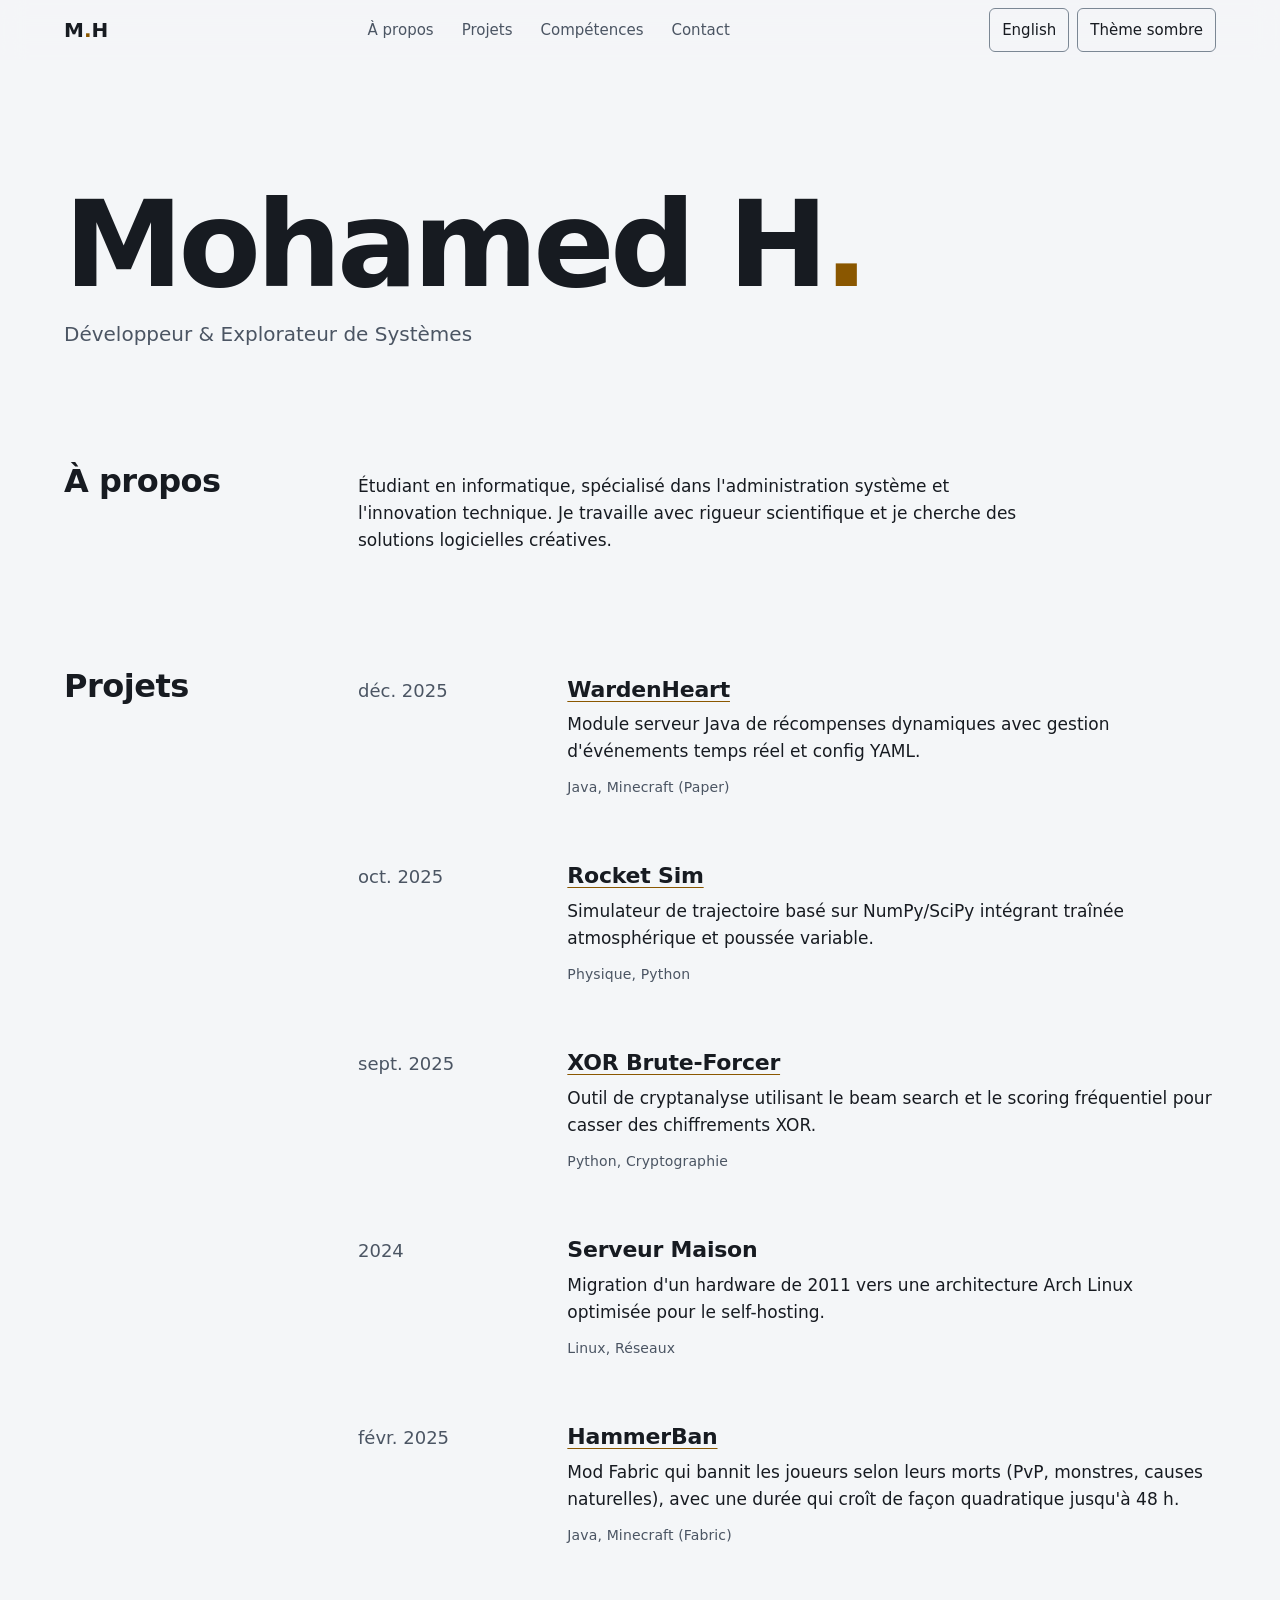
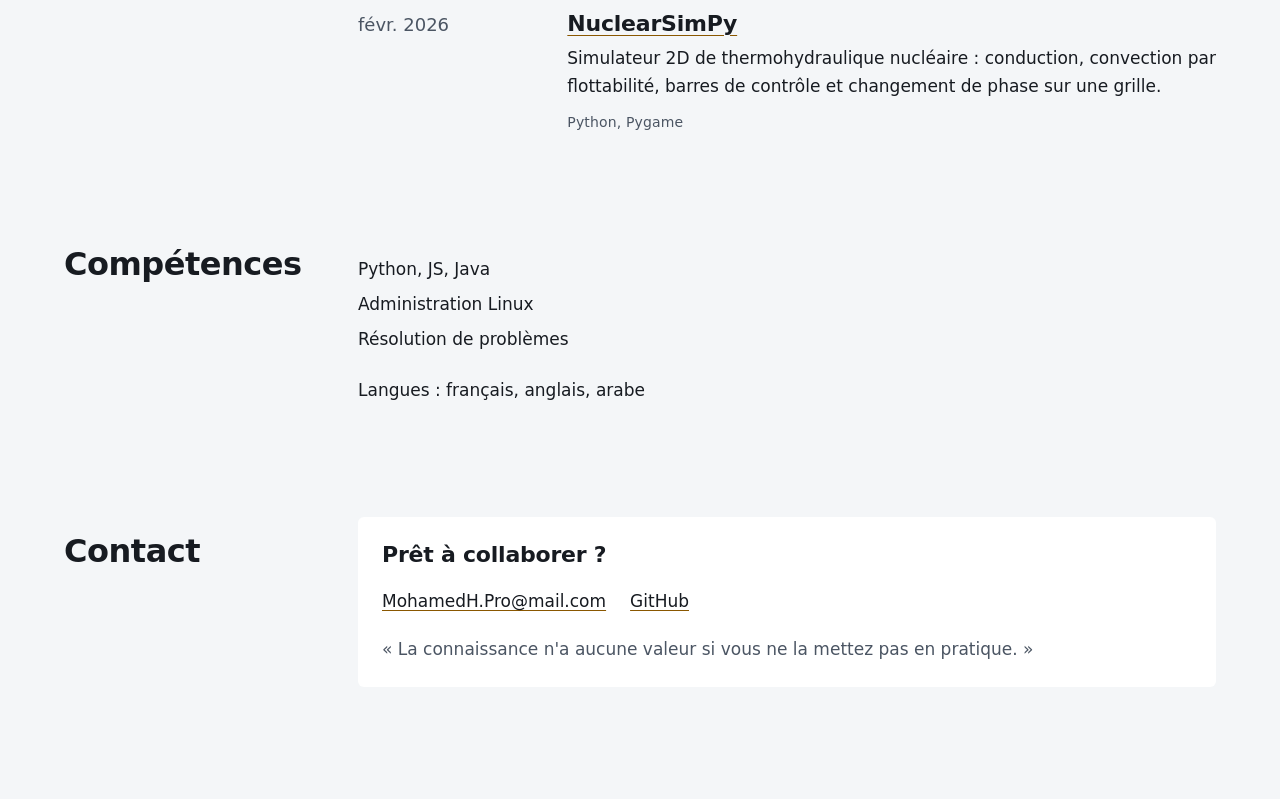
<file: index.html>
<!DOCTYPE html>
<html lang="fr">
<head>
<meta charset="utf-8">
<meta http-equiv="Content-Security-Policy" content="default-src 'none'; script-src 'sha256-Cz/dfbw4fjK5UGoeMl5yIvG50ase1xv9NntkKVVGg7w='; style-src 'self'; img-src 'self'; base-uri 'none'; form-action 'none'">
<meta name="viewport" content="width=device-width, initial-scale=1">
<title>Mohamed H. | Portfolio</title>
<meta name="description" content="Portfolio de Mohamed H., étudiant en informatique : administration Linux, cryptanalyse, simulation et Java.">
<meta name="theme-color" content="#F4F6F8" media="(prefers-color-scheme: light)">
<meta name="theme-color" content="#161C24" media="(prefers-color-scheme: dark)">
<meta property="og:type" content="website">
<meta property="og:title" content="Mohamed H. | Portfolio">
<meta property="og:description" content="Portfolio de Mohamed H., étudiant en informatique : administration Linux, cryptanalyse, simulation et Java.">
<meta property="og:url" content="https://mh-al0.github.io/">
<link rel="alternate" hreflang="fr" href="https://mh-al0.github.io/">
<link rel="alternate" hreflang="en" href="https://mh-al0.github.io/en/">
<link rel="alternate" hreflang="x-default" href="https://mh-al0.github.io/">
<link rel="icon" href="favicon.svg" type="image/svg+xml">
<link rel="stylesheet" href="style.css">
<script>
(function () {
    var root = document.documentElement;
    var dark = matchMedia('(prefers-color-scheme: dark)');
    var calm = matchMedia('(prefers-reduced-motion: reduce)');
    try { var saved = localStorage.getItem('theme'); } catch (e) {}
    if (saved === 'light' || saved === 'dark') root.dataset.theme = saved;
    function isDark() { return root.dataset.theme ? root.dataset.theme === 'dark' : dark.matches; }
    function sync() {
        var button = document.querySelector('[data-js="theme-toggle"]');
        if (button) { button.setAttribute('aria-pressed', isDark()); button.hidden = false; }
    }
    function flip() {
        root.dataset.theme = isDark() ? 'light' : 'dark';
        try { localStorage.setItem('theme', root.dataset.theme); } catch (e) {}
        sync();
    }
    document.addEventListener('click', function (event) {
        if (!event.target.closest('[data-js="theme-toggle"]')) return;
        if (document.startViewTransition && !calm.matches) document.startViewTransition(flip);
        else flip();
    });
    document.addEventListener('DOMContentLoaded', sync);
    dark.addEventListener('change', sync);
})();
</script>
</head>
<body>
<a class="skip-link" href="#main">Aller au contenu</a>
<header class="site-header">
    <div class="header-inner wrap">
        <a class="logo" href="./">M<span class="dot">.</span>H</a>
        <nav aria-label="Principal">
            <ul>
                <li><a href="#about">À propos</a></li>
                <li><a href="#projects">Projets</a></li>
                <li><a href="#skills">Compétences</a></li>
                <li><a href="#contact">Contact</a></li>
            </ul>
        </nav>
        <div class="tools">
            <a class="control" href="en/" hreflang="en" lang="en">English</a>
            <button class="control" type="button" data-js="theme-toggle" aria-pressed="false" hidden>Thème sombre</button>
        </div>
    </div>
</header>
<main id="main" tabindex="-1">
    <section class="hero wrap">
        <h1>Mohamed H<span class="dot">.</span></h1>
        <p class="tagline">Développeur &amp; Explorateur de Systèmes</p>
    </section>

    <section class="section wrap" id="about">
        <h2>À propos</h2>
        <p>Étudiant en informatique, spécialisé dans l'administration système et l'innovation technique. Je travaille avec rigueur scientifique et je cherche des solutions logicielles créatives.</p>
    </section>

    <section class="section wrap" id="projects">
        <h2>Projets</h2>
        <ol class="timeline">
            <li class="entry">
                <time datetime="2025-12">déc. 2025</time>
                <div>
                    <h3><a href="https://github.com/MH-Al0/WardenHeart">WardenHeart</a></h3>
                    <p>Module serveur Java de récompenses dynamiques avec gestion d'événements temps réel et config YAML.</p>
                    <p class="tags">Java, Minecraft (Paper)</p>
                </div>
            </li>
            <li class="entry">
                <time datetime="2025-10">oct. 2025</time>
                <div>
                    <h3><a href="https://github.com/MH-Al0/rocket-trajectory-sim">Rocket Sim</a></h3>
                    <p>Simulateur de trajectoire basé sur NumPy/SciPy intégrant traînée atmosphérique et poussée variable.</p>
                    <p class="tags">Physique, Python</p>
                </div>
            </li>
            <li class="entry">
                <time datetime="2025-09">sept. 2025</time>
                <div>
                    <h3><a href="https://github.com/Ayoo-23/xor-bruteforcer">XOR Brute-Forcer</a></h3>
                    <p>Outil de cryptanalyse utilisant le beam search et le scoring fréquentiel pour casser des chiffrements XOR.</p>
                    <p class="tags">Python, Cryptographie</p>
                </div>
            </li>
            <li class="entry">
                <time datetime="2024">2024</time>
                <div>
                    <h3>Serveur Maison</h3>
                    <p>Migration d'un hardware de 2011 vers une architecture Arch Linux optimisée pour le self-hosting.</p>
                    <p class="tags">Linux, Réseaux</p>
                </div>
                <li class="entry">
    <time datetime="2025-02">févr. 2025</time>
    <div>
        <h3><a href="https://modrinth.com/mod/hammerban">HammerBan</a></h3>
        <p>Mod Fabric qui bannit les joueurs selon leurs morts (PvP, monstres, causes naturelles), avec une durée qui croît de façon quadratique jusqu'à 48 h.</p>
        <p class="tags">Java, Minecraft (Fabric)</p>
    </div>
</li>
<li class="entry">
    <time datetime="2026-MM">févr. 2026</time>
    <div>
        <h3><a href="https://github.com/MH-Al0/NuclearSimPy">NuclearSimPy</a></h3>
        <p>Simulateur 2D de thermohydraulique nucléaire : conduction, convection par flottabilité, barres de contrôle et changement de phase sur une grille.</p>
        <p class="tags">Python, Pygame</p>
    </div>
</li>
            </li>
        </ol>
    </section>

    <section class="section wrap" id="skills">
        <h2>Compétences</h2>
        <ul class="skills">
            <li>Python, JS, Java</li>
            <li>Administration Linux</li>
            <li>Résolution de problèmes</li>
        </ul>
        <p>Langues&nbsp;: français, anglais, arabe</p>
    </section>
</main>
<footer class="section wrap" id="contact">
    <h2>Contact</h2>
    <div class="contact-block">
        <p class="lead">Prêt à collaborer&nbsp;?</p>
        <p class="contact-links"><a href="mailto:MohamedH.Pro@mail.com">MohamedH.Pro@mail.com</a> <a href="https://github.com/MH-Al0">GitHub</a></p>
        <p class="quote">&laquo;&nbsp;La connaissance n'a aucune valeur si vous ne la mettez pas en pratique.&nbsp;&raquo;</p>
    </div>
</footer>
</body>
</html>
</file>
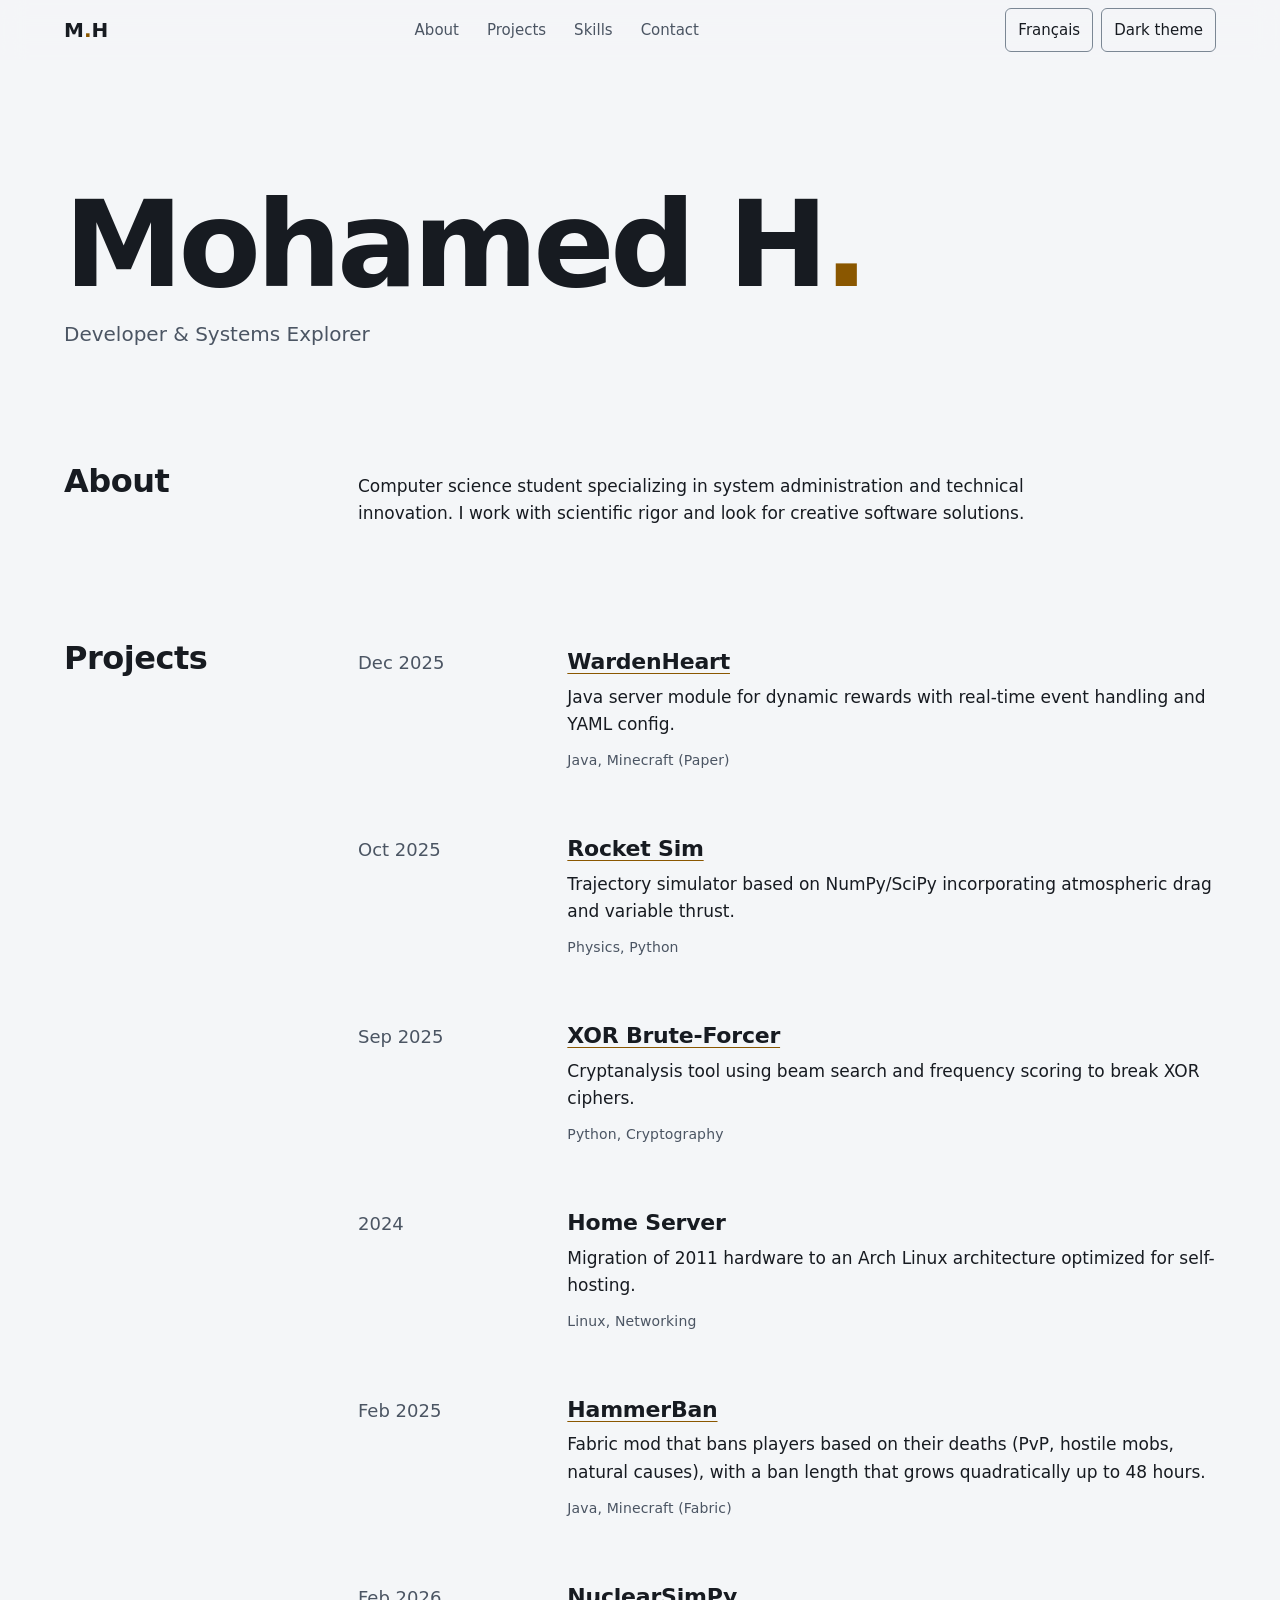
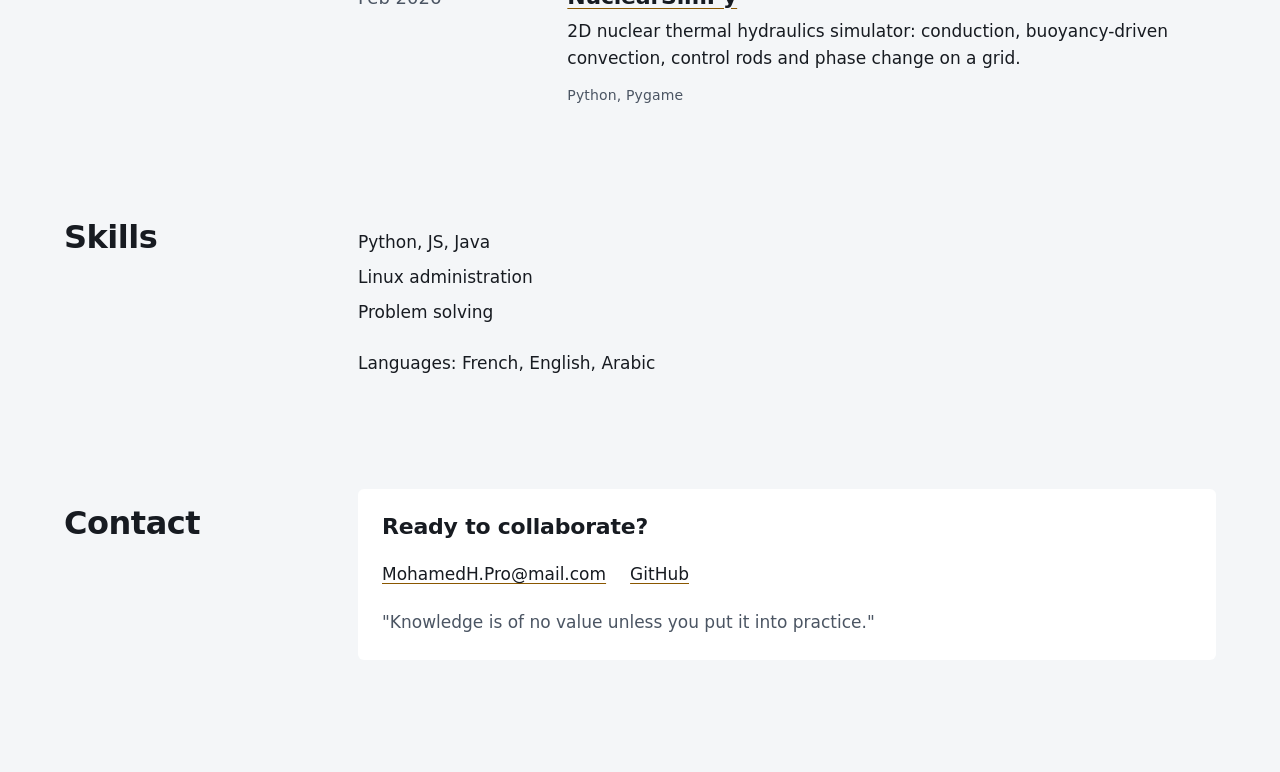
<file: en/index.html>
<!DOCTYPE html>
<html lang="en">
<head>
<meta charset="utf-8">
<meta http-equiv="Content-Security-Policy" content="default-src 'none'; script-src 'sha256-Cz/dfbw4fjK5UGoeMl5yIvG50ase1xv9NntkKVVGg7w='; style-src 'self'; img-src 'self'; base-uri 'none'; form-action 'none'">
<meta name="viewport" content="width=device-width, initial-scale=1">
<title>Mohamed H. | Portfolio</title>
<meta name="description" content="Portfolio of Mohamed H., computer science student: Linux administration, cryptanalysis, simulation and Java.">
<meta name="theme-color" content="#F4F6F8" media="(prefers-color-scheme: light)">
<meta name="theme-color" content="#161C24" media="(prefers-color-scheme: dark)">
<meta property="og:type" content="website">
<meta property="og:title" content="Mohamed H. | Portfolio">
<meta property="og:description" content="Portfolio of Mohamed H., computer science student: Linux administration, cryptanalysis, simulation and Java.">
<meta property="og:url" content="https://mh-al0.github.io/en/">
<link rel="alternate" hreflang="fr" href="https://mh-al0.github.io/">
<link rel="alternate" hreflang="en" href="https://mh-al0.github.io/en/">
<link rel="alternate" hreflang="x-default" href="https://mh-al0.github.io/">
<link rel="icon" href="../favicon.svg" type="image/svg+xml">
<link rel="stylesheet" href="../style.css">
<script>
(function () {
    var root = document.documentElement;
    var dark = matchMedia('(prefers-color-scheme: dark)');
    var calm = matchMedia('(prefers-reduced-motion: reduce)');
    try { var saved = localStorage.getItem('theme'); } catch (e) {}
    if (saved === 'light' || saved === 'dark') root.dataset.theme = saved;
    function isDark() { return root.dataset.theme ? root.dataset.theme === 'dark' : dark.matches; }
    function sync() {
        var button = document.querySelector('[data-js="theme-toggle"]');
        if (button) { button.setAttribute('aria-pressed', isDark()); button.hidden = false; }
    }
    function flip() {
        root.dataset.theme = isDark() ? 'light' : 'dark';
        try { localStorage.setItem('theme', root.dataset.theme); } catch (e) {}
        sync();
    }
    document.addEventListener('click', function (event) {
        if (!event.target.closest('[data-js="theme-toggle"]')) return;
        if (document.startViewTransition && !calm.matches) document.startViewTransition(flip);
        else flip();
    });
    document.addEventListener('DOMContentLoaded', sync);
    dark.addEventListener('change', sync);
})();
</script>
</head>
<body>
<a class="skip-link" href="#main">Skip to content</a>
<header class="site-header">
    <div class="header-inner wrap">
        <a class="logo" href="./">M<span class="dot">.</span>H</a>
        <nav aria-label="Main">
            <ul>
                <li><a href="#about">About</a></li>
                <li><a href="#projects">Projects</a></li>
                <li><a href="#skills">Skills</a></li>
                <li><a href="#contact">Contact</a></li>
            </ul>
        </nav>
        <div class="tools">
            <a class="control" href="../" hreflang="fr" lang="fr">Français</a>
            <button class="control" type="button" data-js="theme-toggle" aria-pressed="false" hidden>Dark theme</button>
        </div>
    </div>
</header>
<main id="main" tabindex="-1">
    <section class="hero wrap">
        <h1>Mohamed H<span class="dot">.</span></h1>
        <p class="tagline">Developer &amp; Systems Explorer</p>
    </section>

    <section class="section wrap" id="about">
        <h2>About</h2>
        <p>Computer science student specializing in system administration and technical innovation. I work with scientific rigor and look for creative software solutions.</p>
    </section>

    <section class="section wrap" id="projects">
        <h2>Projects</h2>
        <ol class="timeline">
            <li class="entry">
                <time datetime="2025-12">Dec 2025</time>
                <div>
                    <h3><a href="https://github.com/MH-Al0/WardenHeart">WardenHeart</a></h3>
                    <p>Java server module for dynamic rewards with real-time event handling and YAML config.</p>
                    <p class="tags">Java, Minecraft (Paper)</p>
                </div>
            </li>
            <li class="entry">
                <time datetime="2025-10">Oct 2025</time>
                <div>
                    <h3><a href="https://github.com/MH-Al0/rocket-trajectory-sim">Rocket Sim</a></h3>
                    <p>Trajectory simulator based on NumPy/SciPy incorporating atmospheric drag and variable thrust.</p>
                    <p class="tags">Physics, Python</p>
                </div>
            </li>
            <li class="entry">
                <time datetime="2025-09">Sep 2025</time>
                <div>
                    <h3><a href="https://github.com/Ayoo-23/xor-bruteforcer">XOR Brute-Forcer</a></h3>
                    <p>Cryptanalysis tool using beam search and frequency scoring to break XOR ciphers.</p>
                    <p class="tags">Python, Cryptography</p>
                </div>
            </li>
            <li class="entry">
                <time datetime="2024">2024</time>
                <div>
                    <h3>Home Server</h3>
                    <p>Migration of 2011 hardware to an Arch Linux architecture optimized for self-hosting.</p>
                    <p class="tags">Linux, Networking</p>
                </div>
                <li class="entry">
    <time datetime="2025-02">Feb 2025</time>
    <div>
        <h3><a href="https://modrinth.com/mod/hammerban">HammerBan</a></h3>
        <p>Fabric mod that bans players based on their deaths (PvP, hostile mobs, natural causes), with a ban length that grows quadratically up to 48 hours.</p>
        <p class="tags">Java, Minecraft (Fabric)</p>
    </div>
</li>
<li class="entry">
    <time datetime="2026-MM">Feb 2026</time>
    <div>
        <h3><a href="https://github.com/MH-Al0/NuclearSimPy">NuclearSimPy</a></h3>
        <p>2D nuclear thermal hydraulics simulator: conduction, buoyancy-driven convection, control rods and phase change on a grid.</p>
        <p class="tags">Python, Pygame</p>
    </div>
</li>
            </li>
        </ol>
    </section>

    <section class="section wrap" id="skills">
        <h2>Skills</h2>
        <ul class="skills">
            <li>Python, JS, Java</li>
            <li>Linux administration</li>
            <li>Problem solving</li>
        </ul>
        <p>Languages: French, English, Arabic</p>
    </section>
</main>
<footer class="section wrap" id="contact">
    <h2>Contact</h2>
    <div class="contact-block">
        <p class="lead">Ready to collaborate?</p>
        <p class="contact-links"><a href="mailto:MohamedH.Pro@mail.com">MohamedH.Pro@mail.com</a> <a href="https://github.com/MH-Al0">GitHub</a></p>
        <p class="quote">"Knowledge is of no value unless you put it into practice."</p>
    </div>
</footer>
</body>
</html>
</file>
<file: style.css>
/* Tokens. The only place design values are defined. See docs/design-spec.md. */
:root {
    color-scheme: light dark;

    --color-bg: light-dark(#F4F6F8, #161C24);
    --color-surface: light-dark(#FFFFFF, #1E2630);
    --color-text: light-dark(#171B21, #ECEAE5);
    --color-text-muted: light-dark(#4B5563, #A7B0BC);
    --color-accent: light-dark(#8A5700, #E8A93A);
    --color-edge: light-dark(#7B8794, #66727F);
    --color-focus: var(--color-accent);

    /* IBM Plex Sans goes first here if the font file is added (spec section 1). */
    --font: system-ui, -apple-system, "Segoe UI", sans-serif;

    --space-1: 0.25rem;
    --space-2: 0.5rem;
    --space-3: 0.75rem;
    --space-4: 1rem;
    --space-5: 1.5rem;
    --space-6: 2rem;
    --space-7: 3rem;
    --space-8: 4rem;
    --space-section: clamp(4rem, 3rem + 5vw, 8rem);
    --margin: var(--space-4);

    --radius: 6px;

    --duration-press: 100ms;
    --duration-fast: 150ms;
    --duration-theme: 250ms;
    --duration-enter: 500ms;
    --ease-out: cubic-bezier(0.2, 0, 0, 1);
}

:root[data-theme="light"] { color-scheme: light; }
:root[data-theme="dark"] { color-scheme: dark; }

@media (min-width: 48em) {
    :root { --margin: var(--space-6); }
}

@layer reset, base, layout, components;

@layer reset {
    *, *::before, *::after { box-sizing: border-box; }
    * { margin: 0; }
    ul, ol { padding: 0; list-style: none; }
    button { font: inherit; color: inherit; }
}

@layer base {
    body {
        font-family: var(--font);
        font-size: 1.0625rem;
        line-height: 1.6;
        background: var(--color-bg);
        color: var(--color-text);
    }

    h1 {
        font-size: clamp(3.25rem, 1.6rem + 8vw, 7.5rem);
        line-height: 0.95;
        letter-spacing: -0.04em;
        font-weight: 600;
    }
    h2 {
        font-size: clamp(1.5rem, 1.1rem + 1.6vw, 2rem);
        line-height: 1.2;
        letter-spacing: -0.015em;
        font-weight: 600;
    }
    h3 {
        font-size: 1.375rem;
        line-height: 1.25;
        letter-spacing: -0.01em;
        font-weight: 600;
    }
    p { max-width: 62ch; }

    a {
        color: inherit;
        text-decoration: underline;
        text-decoration-color: var(--color-accent);
        text-decoration-thickness: 1px;
        text-underline-offset: 0.2em;
    }
    a:hover { text-decoration-thickness: 2px; }

    :focus-visible {
        outline: 2px solid var(--color-focus);
        outline-offset: 3px;
    }
    main:focus { outline: none; }

    .dot { color: var(--color-accent); }
}

@layer layout {
    .wrap {
        width: min(100% - 2 * var(--margin), 72rem);
        margin-inline: auto;
    }

    .header-inner {
        display: grid;
        grid-template-columns: 1fr auto;
        grid-template-areas: "logo tools" "nav nav";
        align-items: center;
        column-gap: var(--space-3);
        padding-block: var(--space-2);
    }
    .logo { grid-area: logo; }
    .header-inner nav { grid-area: nav; }
    .tools { grid-area: tools; display: flex; gap: var(--space-2); }
    nav ul { display: flex; flex-wrap: wrap; }

    @media (min-width: 48em) {
        .site-header {
            position: sticky;
            top: 0;
            z-index: 1; /* the only stacking value: header above content */
            background: color-mix(in srgb, var(--color-bg) 80%, transparent);
            backdrop-filter: blur(12px);
        }
        .header-inner {
            grid-template-columns: auto 1fr auto;
            grid-template-areas: "logo nav tools";
        }
        .header-inner nav { justify-self: center; }
        nav ul { column-gap: var(--space-3); }
    }

    .hero { padding-top: clamp(3rem, 2rem + 8vw, 8rem); }
    .tagline {
        margin-top: var(--space-4);
        font-size: 1.25rem;
        color: var(--color-text-muted);
    }

    .section { padding-top: var(--space-section); }
    .section > h2 { margin-bottom: var(--space-5); }
    /* Land with the heading just under the sticky header, not the section's own top padding. */
    section[id], footer[id] { scroll-margin-top: calc(5rem - var(--space-section)); }
    footer.section { padding-bottom: var(--space-section); }

    @media (min-width: 64em) {
        .section {
            display: grid;
            grid-template-columns: repeat(12, 1fr);
            column-gap: var(--space-5);
            align-items: baseline;
        }
        .section > h2 { grid-column: 1 / 4; margin-bottom: 0; }
        .section > :not(h2) { grid-column: 4 / -1; }
    }

    .timeline { display: grid; gap: var(--space-7); }
    @media (min-width: 64em) {
        .timeline { gap: var(--space-8); }
        .entry {
            display: grid;
            grid-template-columns: 2fr 7fr;
            column-gap: var(--space-5);
            align-items: baseline;
        }
    }
}

@layer components {
    .skip-link {
        position: absolute;
        inset-inline-start: var(--space-4);
        inset-block-start: -5rem;
        z-index: 2; /* above the sticky header */
        padding: var(--space-3) var(--space-4);
        background: var(--color-surface);
        border: 1px solid var(--color-edge);
        border-radius: var(--radius);
    }
    .skip-link:focus { inset-block-start: var(--space-4); }

    .logo,
    nav a {
        display: inline-flex;
        align-items: center;
        min-height: 2.75rem;
        text-decoration: none;
    }
    .logo { font-size: 1.25rem; font-weight: 600; }
    nav a {
        padding-inline: var(--space-2);
        font-size: 0.9375rem;
        color: var(--color-text-muted);
    }
    nav a:hover,
    nav a:focus-visible {
        color: var(--color-text);
        text-decoration: underline;
        text-decoration-color: var(--color-accent);
        text-decoration-thickness: 2px;
        text-underline-offset: 0.3em;
    }

    .control {
        display: inline-flex;
        align-items: center;
        min-height: 2.75rem;
        padding-inline: var(--space-3);
        font-size: 0.9375rem;
        background: transparent;
        border: 1px solid var(--color-edge);
        border-radius: var(--radius);
        text-decoration: none;
        cursor: pointer;
        transition: transform var(--duration-press) var(--ease-out);
    }
    .control[hidden] { display: none; }
    .control:hover { border-color: var(--color-accent); }
    .control:active { transform: scale(0.97); }
    .control[aria-pressed="true"]::before {
        content: "";
        inline-size: 0.5rem;
        block-size: 0.5rem;
        margin-inline-end: var(--space-2);
        border-radius: 50%;
        background: var(--color-accent);
    }

    time,
    .tags {
        font-size: 0.875rem;
        line-height: 1.5;
        letter-spacing: 0.01em;
        color: var(--color-text-muted);
    }
    time { display: block; margin-bottom: var(--space-2); font-variant-numeric: tabular-nums; }
    .entry p { margin-top: var(--space-2); }
    .entry .tags { margin-top: var(--space-3); }
    .entry h3 a {
        display: inline-block;
        padding-block: 0.6rem;
        margin-block: -0.6rem;
    }
    @media (min-width: 64em) {
        time {
            margin-bottom: 0;
            font-size: 1.125rem;
            font-weight: 500;
            line-height: 1.3;
            letter-spacing: 0;
        }
    }

    .skills li + li { margin-top: var(--space-2); }
    .skills + p { margin-top: var(--space-5); }

    .contact-block {
        padding: var(--space-5);
        background: var(--color-surface);
        border-radius: var(--radius);
    }
    .lead { font-size: 1.375rem; font-weight: 600; letter-spacing: -0.01em; line-height: 1.25; }
    .contact-links { display: flex; flex-wrap: wrap; column-gap: var(--space-5); margin-top: var(--space-3); }
    .contact-links a { display: inline-flex; align-items: center; min-height: 2.75rem; }
    .quote { margin-top: var(--space-3); color: var(--color-text-muted); }

    @media (prefers-reduced-motion: no-preference) {
        html { scroll-behavior: smooth; }
        a { transition: text-decoration-thickness var(--duration-fast); }
        .control { transition: transform var(--duration-press) var(--ease-out), border-color var(--duration-fast); }

        .hero h1,
        .hero .tagline { animation: rise var(--duration-enter) var(--ease-out) both; }
        .hero .tagline { animation-delay: 80ms; }
    }
    @keyframes rise {
        from { opacity: 0; transform: translateY(12px); }
    }

    @media (prefers-reduced-transparency: reduce) {
        .site-header { background: var(--color-bg); backdrop-filter: none; }
    }
    @media (prefers-contrast: more) {
        .control { border-color: var(--color-text); }
        a:hover { text-decoration-thickness: 3px; }
    }
    @media (forced-colors: active) {
        .control[aria-pressed="true"]::before { background: CanvasText; }
    }
}

::view-transition-group(root) { animation-duration: var(--duration-theme); }
</file>
